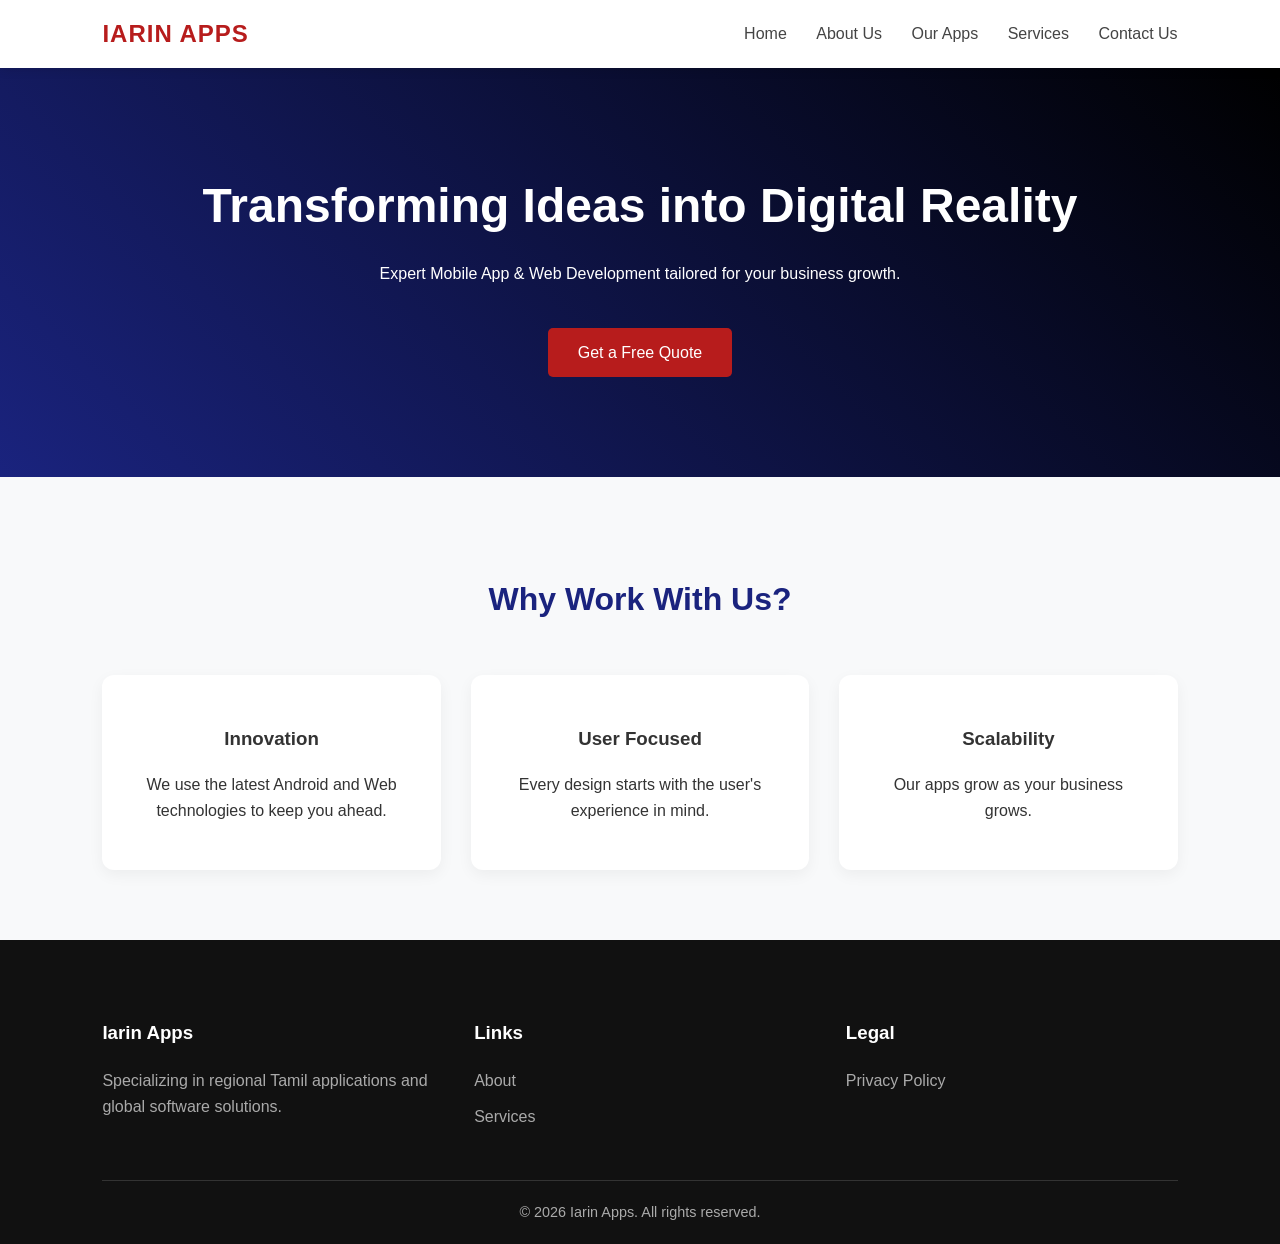
<file: index.html>
<!DOCTYPE html>
<html lang="en">
<head>
    <meta charset="UTF-8">
    <title>Iarin Apps | Web & Mobile Development</title>
    <link rel="stylesheet" href="style.css">
</head>
<body>
    <header>
        <a href="index.html" class="logo">IARIN APPS</a>
        <nav>
            <a href="index.html">Home</a>
            <a href="about.html">About Us</a>
            <a href="apps.html">Our Apps</a>
            <a href="services.html">Services</a>
            <a href="contact.html">Contact Us</a>
        </nav>
    </header>

    <section class="hero">
        <h1>Transforming Ideas into Digital Reality</h1>
        <p>Expert Mobile App & Web Development tailored for your business growth.</p>
        <a href="contact.html" class="btn">Get a Free Quote</a>
    </section>

    <div class="container">
        <h2 class="section-title">Why Work With Us?</h2>
        <div class="grid">
            <div class="card"><h3>Innovation</h3><p>We use the latest Android and Web technologies to keep you ahead.</p></div>
            <div class="card"><h3>User Focused</h3><p>Every design starts with the user's experience in mind.</p></div>
            <div class="card"><h3>Scalability</h3><p>Our apps grow as your business grows.</p></div>
        </div>
    </div>

    <footer>
        <div class="footer-content">
            <div><h3>Iarin Apps</h3><p>Specializing in regional Tamil applications and global software solutions.</p></div>
            <div><h3>Links</h3><a href="about.html">About</a><a href="services.html">Services</a></div>
            <div><h3>Legal</h3><a href="privacy.html">Privacy Policy</a></div>
        </div>
        <div class="copyright">&copy; 2026 Iarin Apps. All rights reserved.</div>
    </footer>
</body>
</html>
</file>
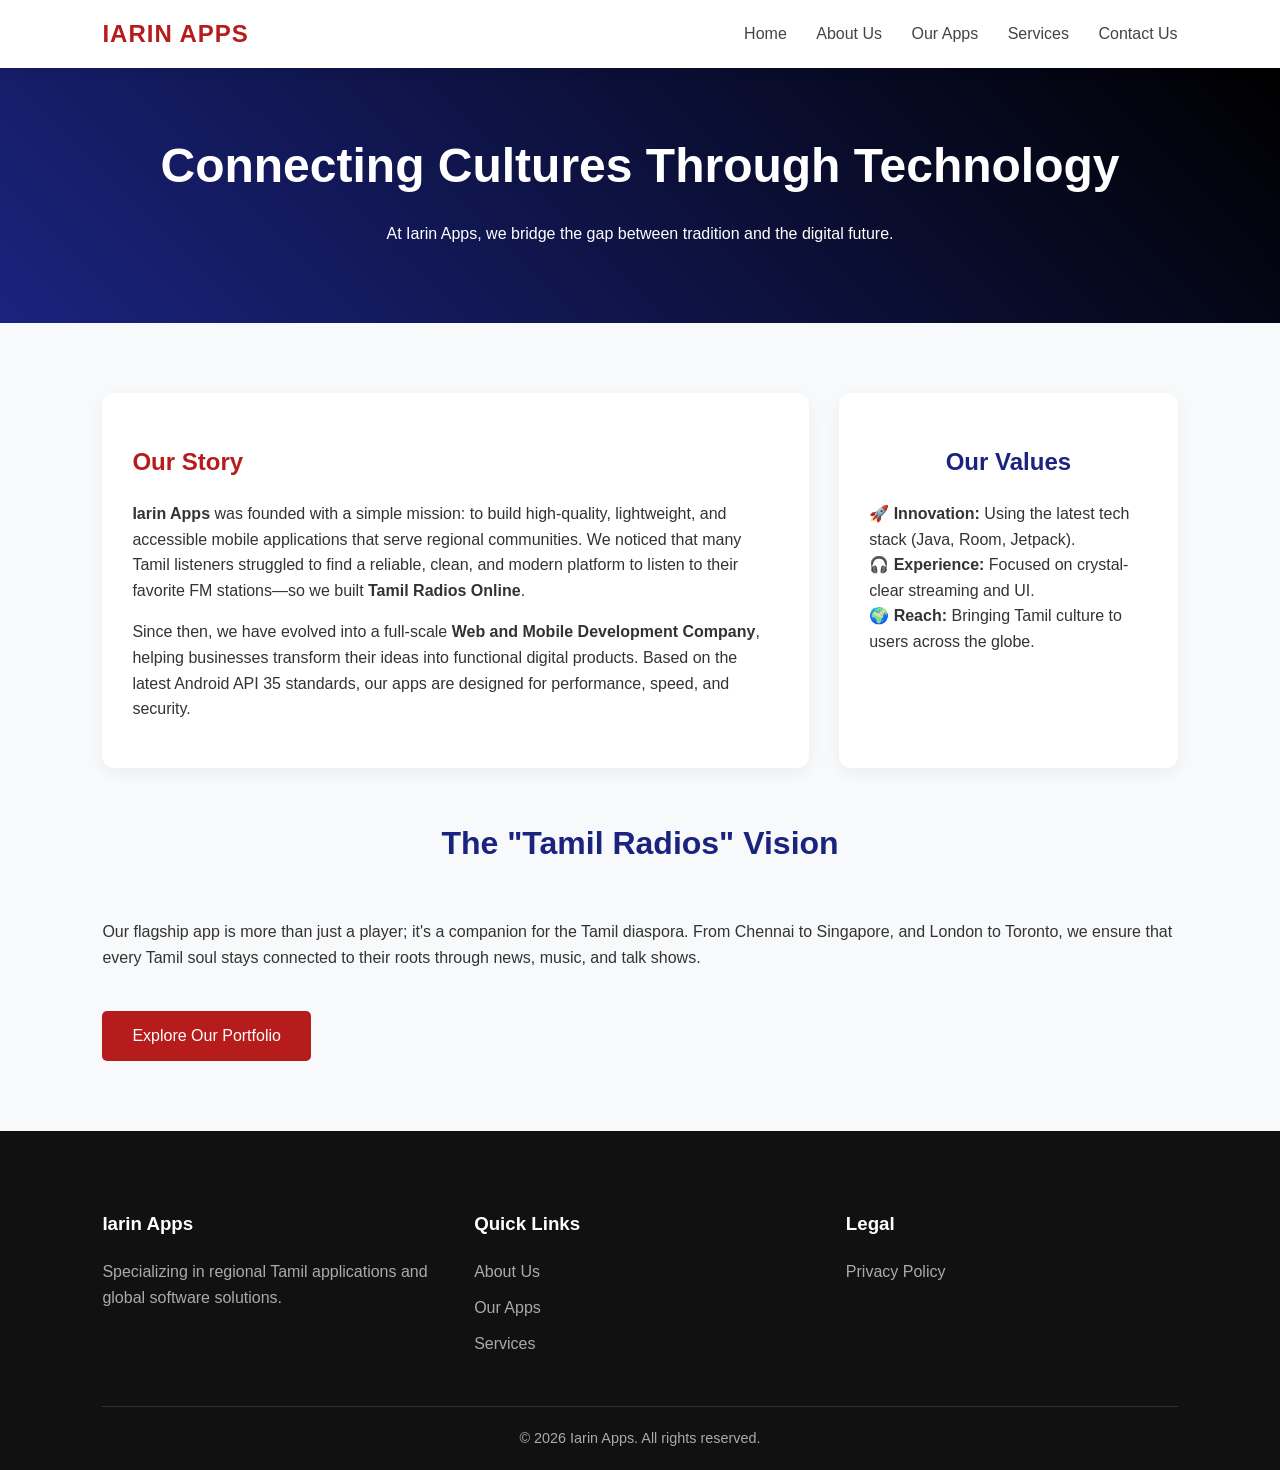
<file: about.html>
<!DOCTYPE html>
<html lang="en">
<head>
    <meta charset="UTF-8">
    <meta name="viewport" content="width=device-width, initial-scale=1.0">
    <title>About Us | Iarin Apps</title>
    <link rel="stylesheet" href="style.css">
</head>
<body>
    <!-- Reusable Header -->
    <header>
        <a href="index.html" class="logo">IARIN APPS</a>
        <nav>
            <a href="index.html">Home</a>
            <a href="about.html">About Us</a>
            <a href="apps.html">Our Apps</a>
            <a href="services.html">Services</a>
            <a href="contact.html">Contact Us</a>
        </nav>
    </header>

    <!-- Hero Section for About Us -->
    <section class="hero" style="padding: 60px 8%;">
        <h1>Connecting Cultures Through Technology</h1>
        <p>At Iarin Apps, we bridge the gap between tradition and the digital future.</p>
    </section>

    <!-- Main Content -->
    <div class="container">
        <div class="grid">
            <div class="card" style="text-align: left; grid-column: span 2;">
                <h2 style="color: var(--primary);">Our Story</h2>
                <p><strong>Iarin Apps</strong> was founded with a simple mission: to build high-quality, lightweight, and accessible mobile applications that serve regional communities. We noticed that many Tamil listeners struggled to find a reliable, clean, and modern platform to listen to their favorite FM stations—so we built <strong>Tamil Radios Online</strong>.</p>
                
                <p>Since then, we have evolved into a full-scale <strong>Web and Mobile Development Company</strong>, helping businesses transform their ideas into functional digital products. Based on the latest Android API 35 standards, our apps are designed for performance, speed, and security.</p>
            </div>

            <div class="card">
                <h2 style="color: var(--dark);">Our Values</h2>
                <ul style="text-align: left; list-style: none; padding: 0;">
                    <li>🚀 <strong>Innovation:</strong> Using the latest tech stack (Java, Room, Jetpack).</li>
                    <li>🎧 <strong>Experience:</strong> Focused on crystal-clear streaming and UI.</li>
                    <li>🌍 <strong>Reach:</strong> Bringing Tamil culture to users across the globe.</li>
                </ul>
            </div>
        </div>

        <div class="section" style="margin-top: 50px;">
            <h2 class="section-title">The "Tamil Radios" Vision</h2>
            <p>Our flagship app is more than just a player; it's a companion for the Tamil diaspora. From Chennai to Singapore, and London to Toronto, we ensure that every Tamil soul stays connected to their roots through news, music, and talk shows.</p>
            <a href="apps.html" class="btn">Explore Our Portfolio</a>
        </div>
    </div>

    <!-- Reusable Footer -->
    <footer>
        <div class="footer-content">
            <div>
                <h3>Iarin Apps</h3>
                <p>Specializing in regional Tamil applications and global software solutions.</p>
            </div>
            <div>
                <h3>Quick Links</h3>
                <a href="about.html">About Us</a>
                <a href="apps.html">Our Apps</a>
                <a href="services.html">Services</a>
            </div>
            <div>
                <h3>Legal</h3>
                <a href="privacy.html">Privacy Policy</a>
            </div>
        </div>
        <div class="copyright">&copy; 2026 Iarin Apps. All rights reserved.</div>
    </footer>
</body>
</html>
</file>
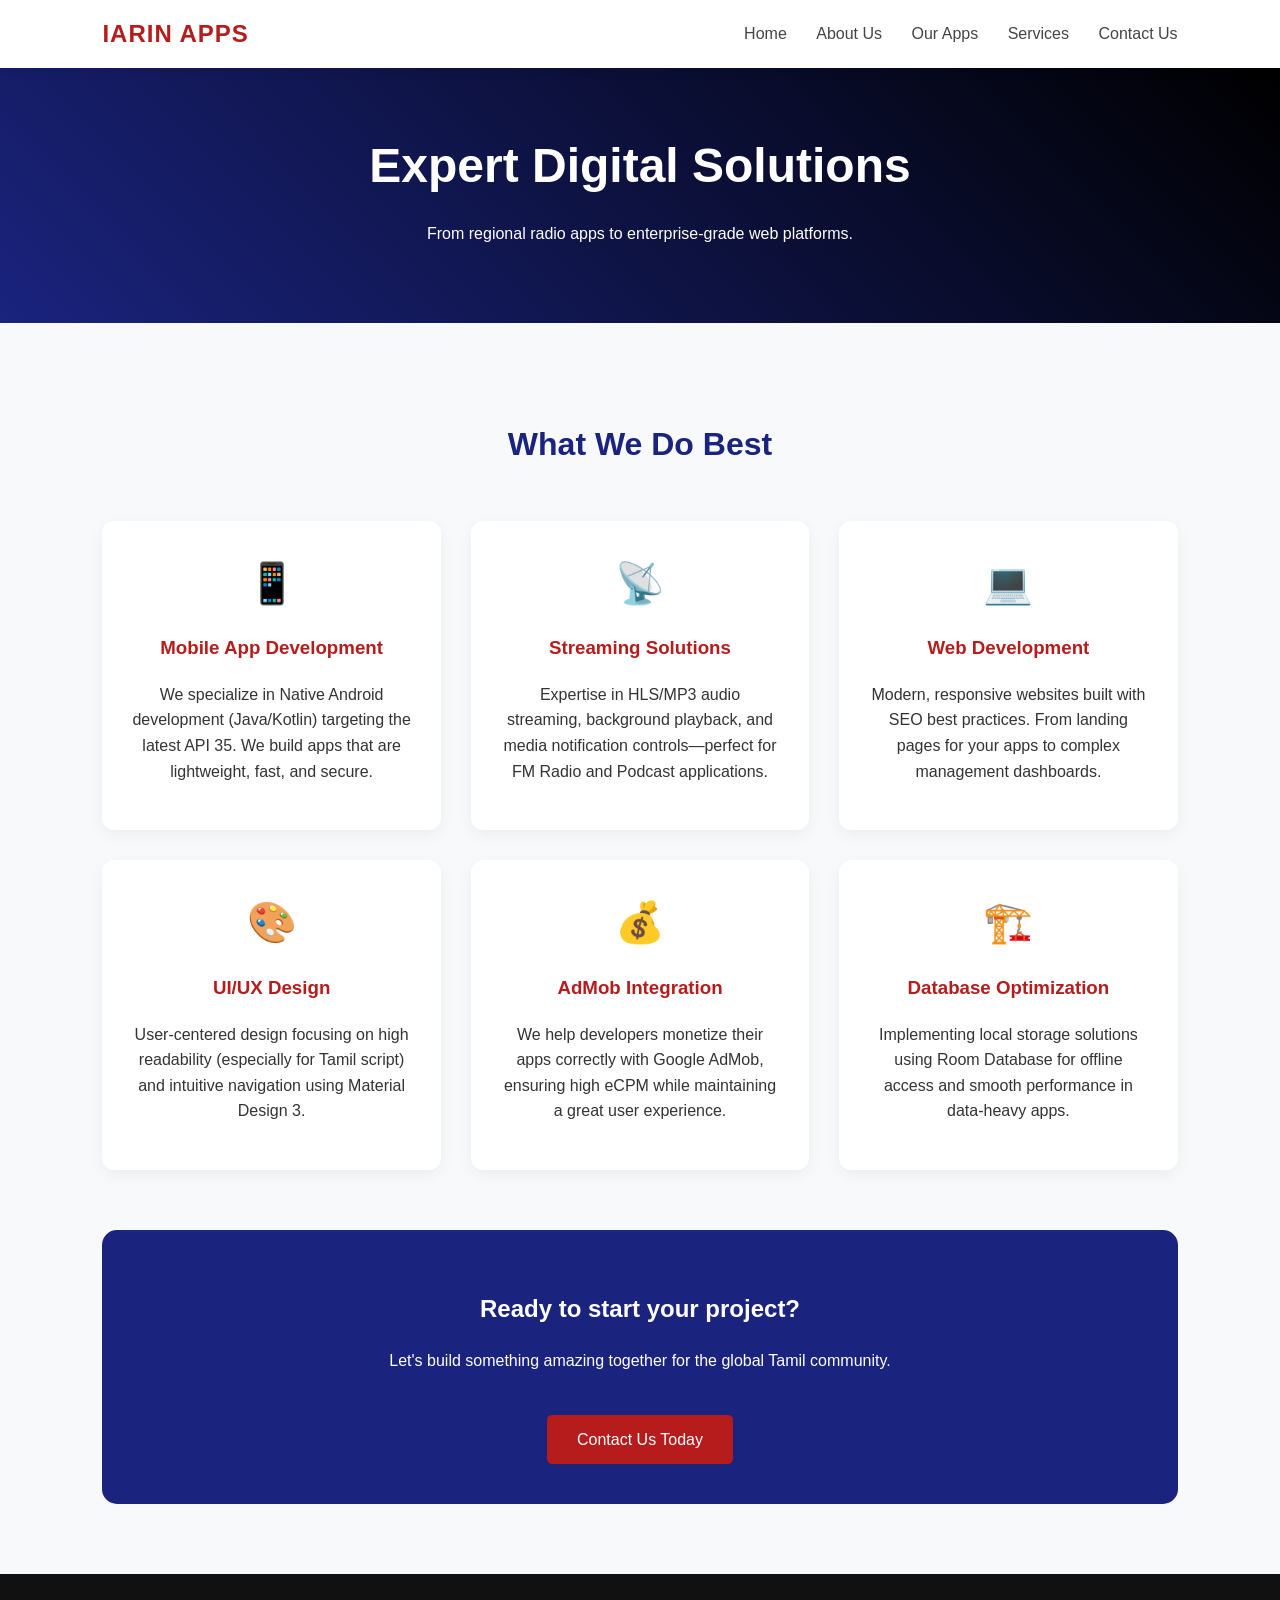
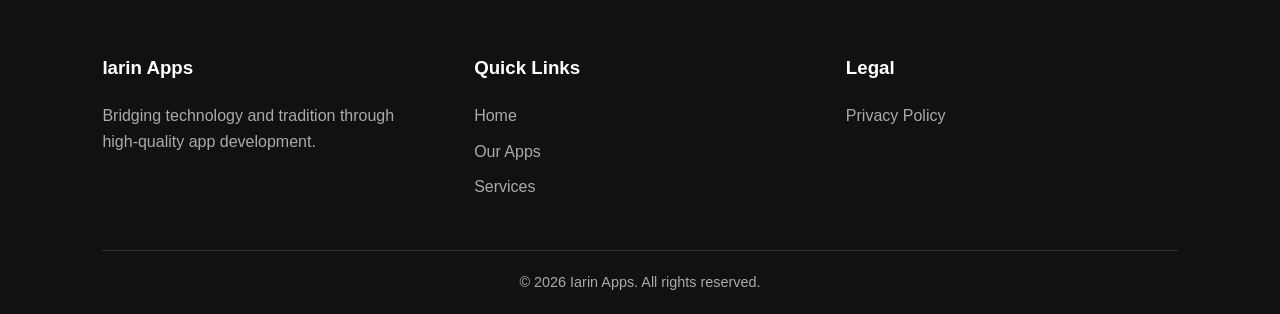
<file: apps.html>
<!DOCTYPE html>
<html lang="en">
<head>
    <meta charset="UTF-8">
    <meta name="viewport" content="width=device-width, initial-scale=1.0">
    <title>Our Services | Iarin Apps</title>
    <link rel="stylesheet" href="style.css">
</head>
<body>
    <!-- Reusable Header -->
    <header>
        <a href="index.html" class="logo">IARIN APPS</a>
        <nav>
            <a href="index.html">Home</a>
            <a href="about.html">About Us</a>
            <a href="apps.html">Our Apps</a>
            <a href="services.html">Services</a>
            <a href="contact.html">Contact Us</a>
        </nav>
    </header>

    <!-- Hero Section -->
    <section class="hero" style="padding: 60px 8%;">
        <h1>Expert Digital Solutions</h1>
        <p>From regional radio apps to enterprise-grade web platforms.</p>
    </section>

    <!-- Main Content -->
    <div class="container">
        <h2 class="section-title">What We Do Best</h2>
        
        <div class="grid">
            <!-- Service 1: Mobile Apps -->
            <div class="card">
                <div style="font-size: 40px; margin-bottom: 15px;">📱</div>
                <h3 style="color: var(--primary);">Mobile App Development</h3>
                <p>We specialize in Native Android development (Java/Kotlin) targeting the latest API 35. We build apps that are lightweight, fast, and secure.</p>
            </div>

            <!-- Service 2: Radio Streaming -->
            <div class="card">
                <div style="font-size: 40px; margin-bottom: 15px;">📡</div>
                <h3 style="color: var(--primary);">Streaming Solutions</h3>
                <p>Expertise in HLS/MP3 audio streaming, background playback, and media notification controls—perfect for FM Radio and Podcast applications.</p>
            </div>

            <!-- Service 3: Web Development -->
            <div class="card">
                <div style="font-size: 40px; margin-bottom: 15px;">💻</div>
                <h3 style="color: var(--primary);">Web Development</h3>
                <p>Modern, responsive websites built with SEO best practices. From landing pages for your apps to complex management dashboards.</p>
            </div>

            <!-- Service 4: UI/UX Design -->
            <div class="card">
                <div style="font-size: 40px; margin-bottom: 15px;">🎨</div>
                <h3 style="color: var(--primary);">UI/UX Design</h3>
                <p>User-centered design focusing on high readability (especially for Tamil script) and intuitive navigation using Material Design 3.</p>
            </div>

            <!-- Service 5: Ads & Monetization -->
            <div class="card">
                <div style="font-size: 40px; margin-bottom: 15px;">💰</div>
                <h3 style="color: var(--primary);">AdMob Integration</h3>
                <p>We help developers monetize their apps correctly with Google AdMob, ensuring high eCPM while maintaining a great user experience.</p>
            </div>

            <!-- Service 6: Database & Backend -->
            <div class="card">
                <div style="font-size: 40px; margin-bottom: 15px;">🏗️</div>
                <h3 style="color: var(--primary);">Database Optimization</h3>
                <p>Implementing local storage solutions using Room Database for offline access and smooth performance in data-heavy apps.</p>
            </div>
        </div>

        <div style="margin-top: 60px; text-align: center; background: var(--dark); color: white; padding: 40px; border-radius: 15px;">
            <h2>Ready to start your project?</h2>
            <p>Let's build something amazing together for the global Tamil community.</p>
            <a href="contact.html" class="btn" style="background: var(--primary);">Contact Us Today</a>
        </div>
    </div>

    <!-- Reusable Footer -->
    <footer>
        <div class="footer-content">
            <div>
                <h3>Iarin Apps</h3>
                <p>Bridging technology and tradition through high-quality app development.</p>
            </div>
            <div>
                <h3>Quick Links</h3>
                <a href="index.html">Home</a>
                <a href="apps.html">Our Apps</a>
                <a href="services.html">Services</a>
            </div>
            <div>
                <h3>Legal</h3>
                <a href="privacy.html">Privacy Policy</a>
            </div>
        </div>
        <div class="copyright">&copy; 2026 Iarin Apps. All rights reserved.</div>
    </footer>
</body>
</html>
</file>
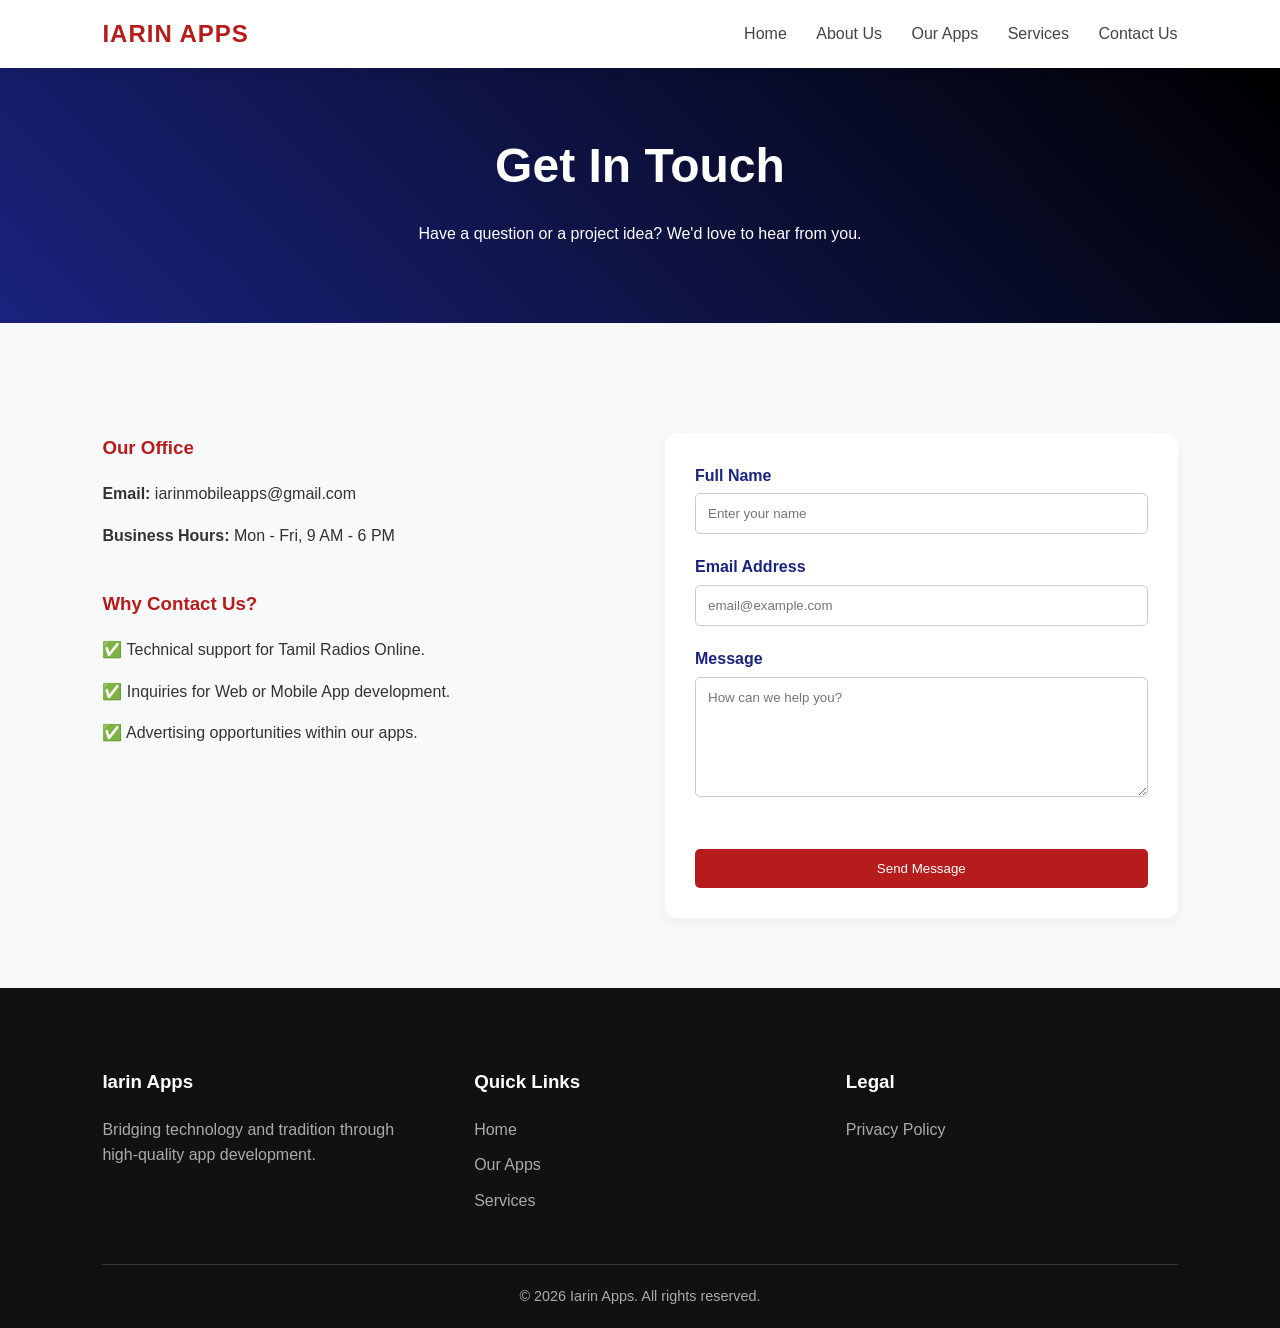
<file: contact.html>
<!DOCTYPE html>
<html lang="en">
<head>
    <meta charset="UTF-8">
    <meta name="viewport" content="width=device-width, initial-scale=1.0">
    <title>Contact Us | Iarin Apps</title>
    <link rel="stylesheet" href="style.css">
    <style>
        .contact-container { display: grid; grid-template-columns: 1fr 1fr; gap: 50px; margin-top: 40px; }
        .contact-info h3 { color: var(--primary); margin-top: 0; }
        .form-group { margin-bottom: 20px; text-align: left; }
        .form-group label { display: block; margin-bottom: 5px; font-weight: 600; color: var(--dark); }
        .form-group input, .form-group textarea { 
            width: 100%; padding: 12px; border: 1px solid #ccc; border-radius: 5px; 
            font-family: inherit; box-sizing: border-box;
        }
        .form-group textarea { height: 120px; resize: vertical; }
        @media (max-width: 768px) { .contact-container { grid-template-columns: 1fr; } }
    </style>
</head>
<body>
    <!-- Reusable Header -->
    <header>
        <a href="index.html" class="logo">IARIN APPS</a>
        <nav>
            <a href="index.html">Home</a>
            <a href="about.html">About Us</a>
            <a href="apps.html">Our Apps</a>
            <a href="services.html">Services</a>
            <a href="contact.html">Contact Us</a>
        </nav>
    </header>

    <!-- Hero Section -->
    <section class="hero" style="padding: 60px 8%;">
        <h1>Get In Touch</h1>
        <p>Have a question or a project idea? We'd love to hear from you.</p>
    </section>

    <div class="container">
        <div class="contact-container">
            <!-- Left Side: Contact Info -->
            <div class="contact-info" style="text-align: left;">
                <h3>Our Office</h3>
                <p><strong>Email:</strong> iarinmobileapps@gmail.com</p>
                <p><strong>Business Hours:</strong> Mon - Fri, 9 AM - 6 PM</p>
                
                <h3 style="margin-top: 40px;">Why Contact Us?</h3>
                <p>✅ Technical support for Tamil Radios Online.</p>
                <p>✅ Inquiries for Web or Mobile App development.</p>
                <p>✅ Advertising opportunities within our apps.</p>
            </div>

            <!-- Right Side: Contact Form -->
            <div class="card">
                <form action="#">
                    <div class="form-group">
                        <label>Full Name</label>
                        <input type="text" placeholder="Enter your name" required>
                    </div>
                    <div class="form-group">
                        <label>Email Address</label>
                        <input type="email" placeholder="email@example.com" required>
                    </div>
                    <div class="form-group">
                        <label>Message</label>
                        <textarea placeholder="How can we help you?"></textarea>
                    </div>
                    <button type="submit" class="btn" style="width: 100%; border: none; cursor: pointer;">Send Message</button>
                </form>
            </div>
        </div>
    </div>

    <!-- Reusable Footer -->
    <footer>
        <div class="footer-content">
            <div>
                <h3>Iarin Apps</h3>
                <p>Bridging technology and tradition through high-quality app development.</p>
            </div>
            <div>
                <h3>Quick Links</h3>
                <a href="index.html">Home</a>
                <a href="apps.html">Our Apps</a>
                <a href="services.html">Services</a>
            </div>
            <div>
                <h3>Legal</h3>
                <a href="privacy.html">Privacy Policy</a>
            </div>
        </div>
        <div class="copyright">&copy; 2026 Iarin Apps. All rights reserved.</div>
    </footer>
</body>
</html>
</file>
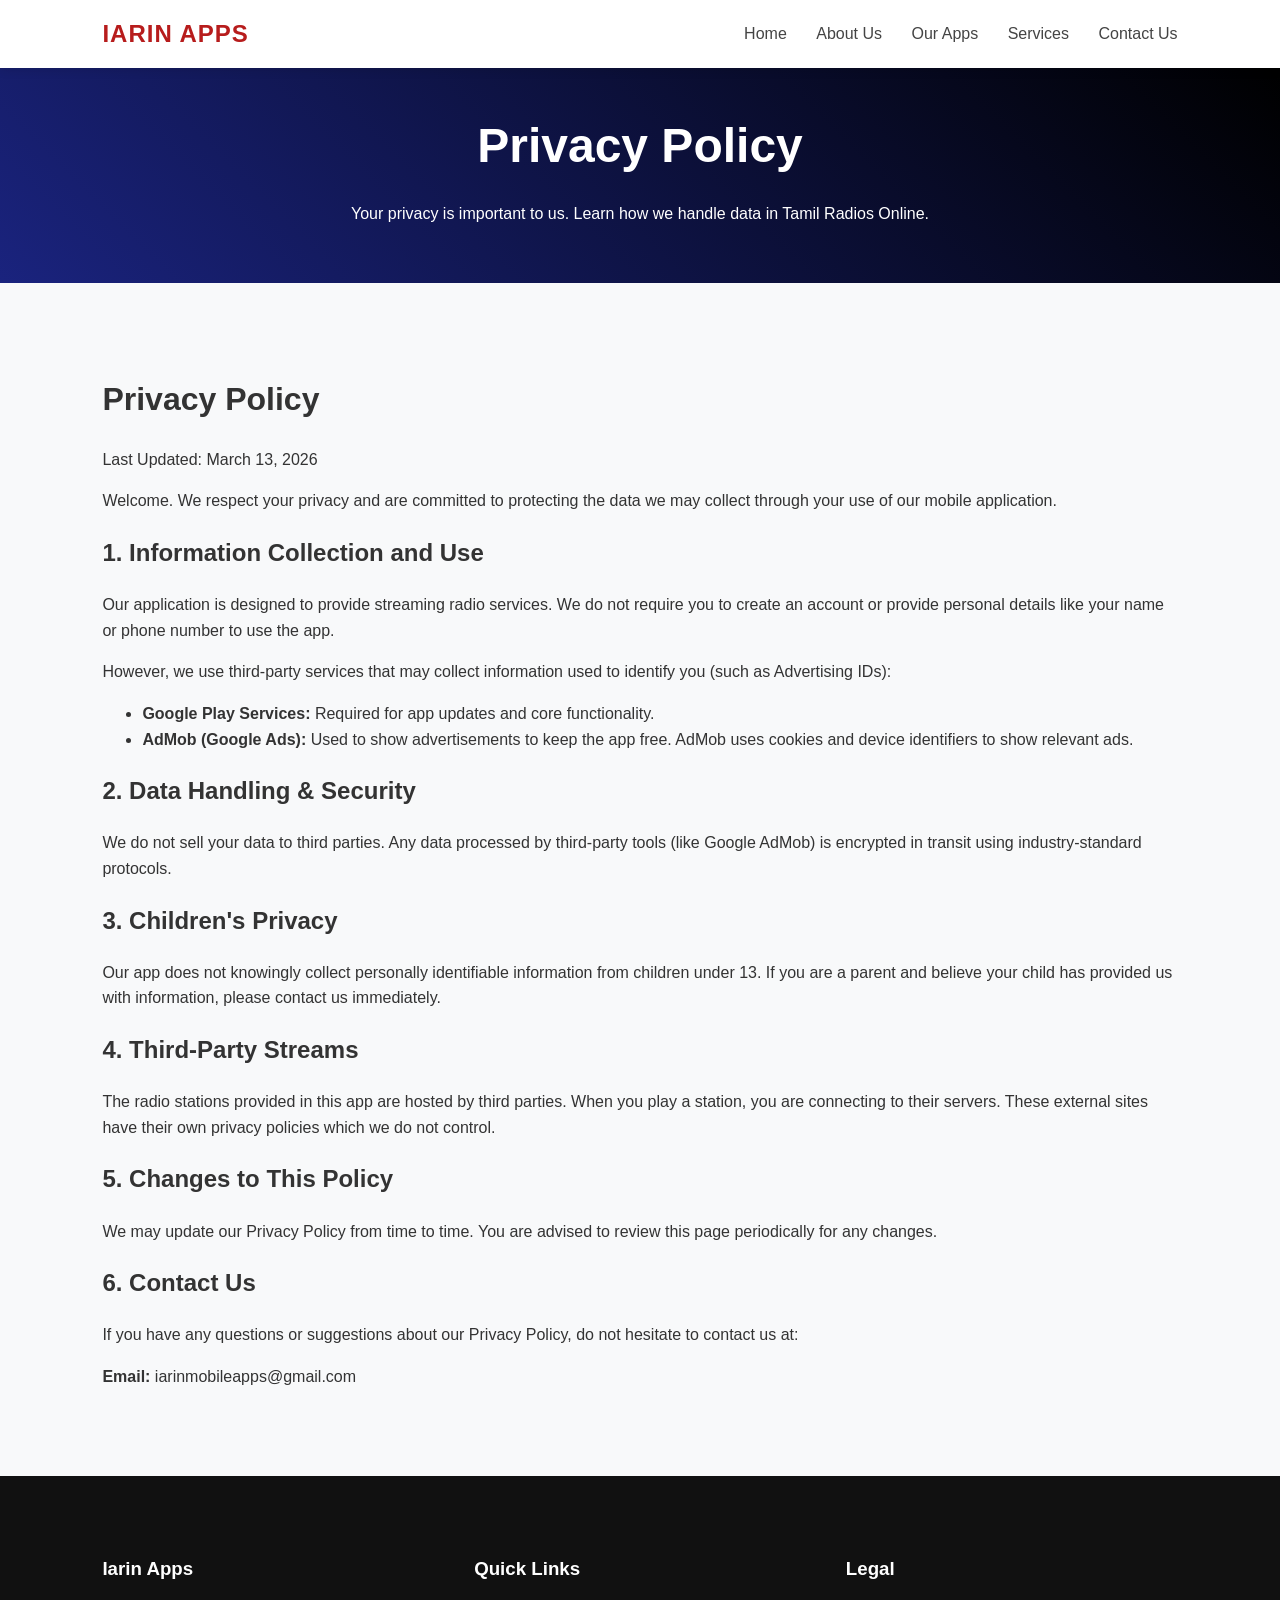
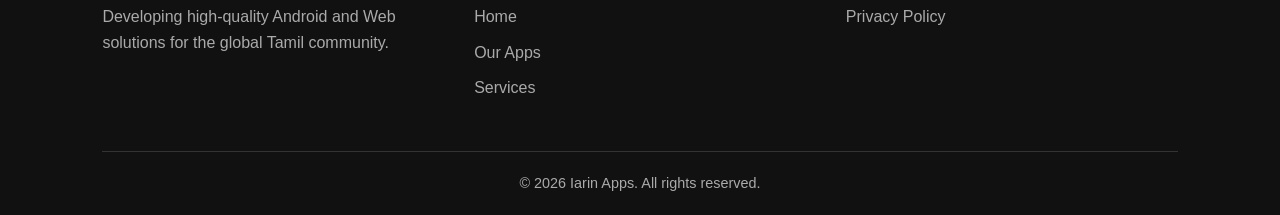
<file: privacy-policy.html>
<!DOCTYPE html>
<html lang="en">
<head>
    <meta charset="UTF-8">
    <meta name="viewport" content="width=device-width, initial-scale=1.0">
    <title>Privacy Policy | Tamil Radios</title>
    <link rel="stylesheet" href="style.css">
    <style>
        .policy-content { text-align: left; max-width: 900px; margin: 0 auto; line-height: 1.8; }
        .policy-content h2 { color: var(--dark); margin-top: 40px; border-left: 4px solid var(--primary); padding-left: 15px; }
        .policy-content p, .policy-content li { color: #555; }
        .highlight-box { background: #f1f3f9; padding: 20px; border-radius: 10px; margin: 20px 0; border: 1px solid #dce1eb; }
    </style>
</head>
<body>
    <!-- Reusable Header -->
    <header>
        <a href="index.html" class="logo">IARIN APPS</a>
        <nav>
            <a href="index.html">Home</a>
            <a href="about.html">About Us</a>
            <a href="apps.html">Our Apps</a>
            <a href="services.html">Services</a>
            <a href="contact.html">Contact Us</a>
        </nav>
    </header>

    <!-- Hero Section -->
    <section class="hero" style="padding: 40px 8%;">
        <h1>Privacy Policy</h1>
        <p>Your privacy is important to us. Learn how we handle data in Tamil Radios Online.</p>
    </section>

    <div class="container">
    <h1>Privacy Policy</h1>
    <p class="date">Last Updated: March 13, 2026</p>

    <p>Welcome. We respect your privacy and are committed to protecting the data we may collect through your use of our mobile application.</p>

    <h2>1. Information Collection and Use</h2>
    <p>Our application is designed to provide streaming radio services. We do not require you to create an account or provide personal details like your name or phone number to use the app.</p>
    
    <p>However, we use third-party services that may collect information used to identify you (such as Advertising IDs):</p>
    <ul>
        <li><strong>Google Play Services:</strong> Required for app updates and core functionality.</li>
        <li><strong>AdMob (Google Ads):</strong> Used to show advertisements to keep the app free. AdMob uses cookies and device identifiers to show relevant ads.</li>
    </ul>

    <h2>2. Data Handling & Security</h2>
    <p>We do not sell your data to third parties. Any data processed by third-party tools (like Google AdMob) is encrypted in transit using industry-standard protocols.</p>

    <h2>3. Children's Privacy</h2>
    <p>Our app does not knowingly collect personally identifiable information from children under 13. If you are a parent and believe your child has provided us with information, please contact us immediately.</p>

    <h2>4. Third-Party Streams</h2>
    <p>The radio stations provided in this app are hosted by third parties. When you play a station, you are connecting to their servers. These external sites have their own privacy policies which we do not control.</p>

    <h2>5. Changes to This Policy</h2>
    <p>We may update our Privacy Policy from time to time. You are advised to review this page periodically for any changes.</p>

    <h2>6. Contact Us</h2>
    <div class="contact-box">
        <p>If you have any questions or suggestions about our Privacy Policy, do not hesitate to contact us at:</p>
        <p><strong>Email:</strong> iarinmobileapps@gmail.com</p>
    </div>
</div>

    <!-- Reusable Footer -->
    <footer>
        <div class="footer-content">
            <div>
                <h3>Iarin Apps</h3>
                <p>Developing high-quality Android and Web solutions for the global Tamil community.</p>
            </div>
            <div>
                <h3>Quick Links</h3>
                <a href="index.html">Home</a>
                <a href="apps.html">Our Apps</a>
                <a href="services.html">Services</a>
            </div>
            <div>
                <h3>Legal</h3>
                <a href="privacy.html">Privacy Policy</a>
            </div>
        </div>
        <div class="copyright">&copy; 2026 Iarin Apps. All rights reserved.</div>
    </footer>
</body>
</html>
</file>
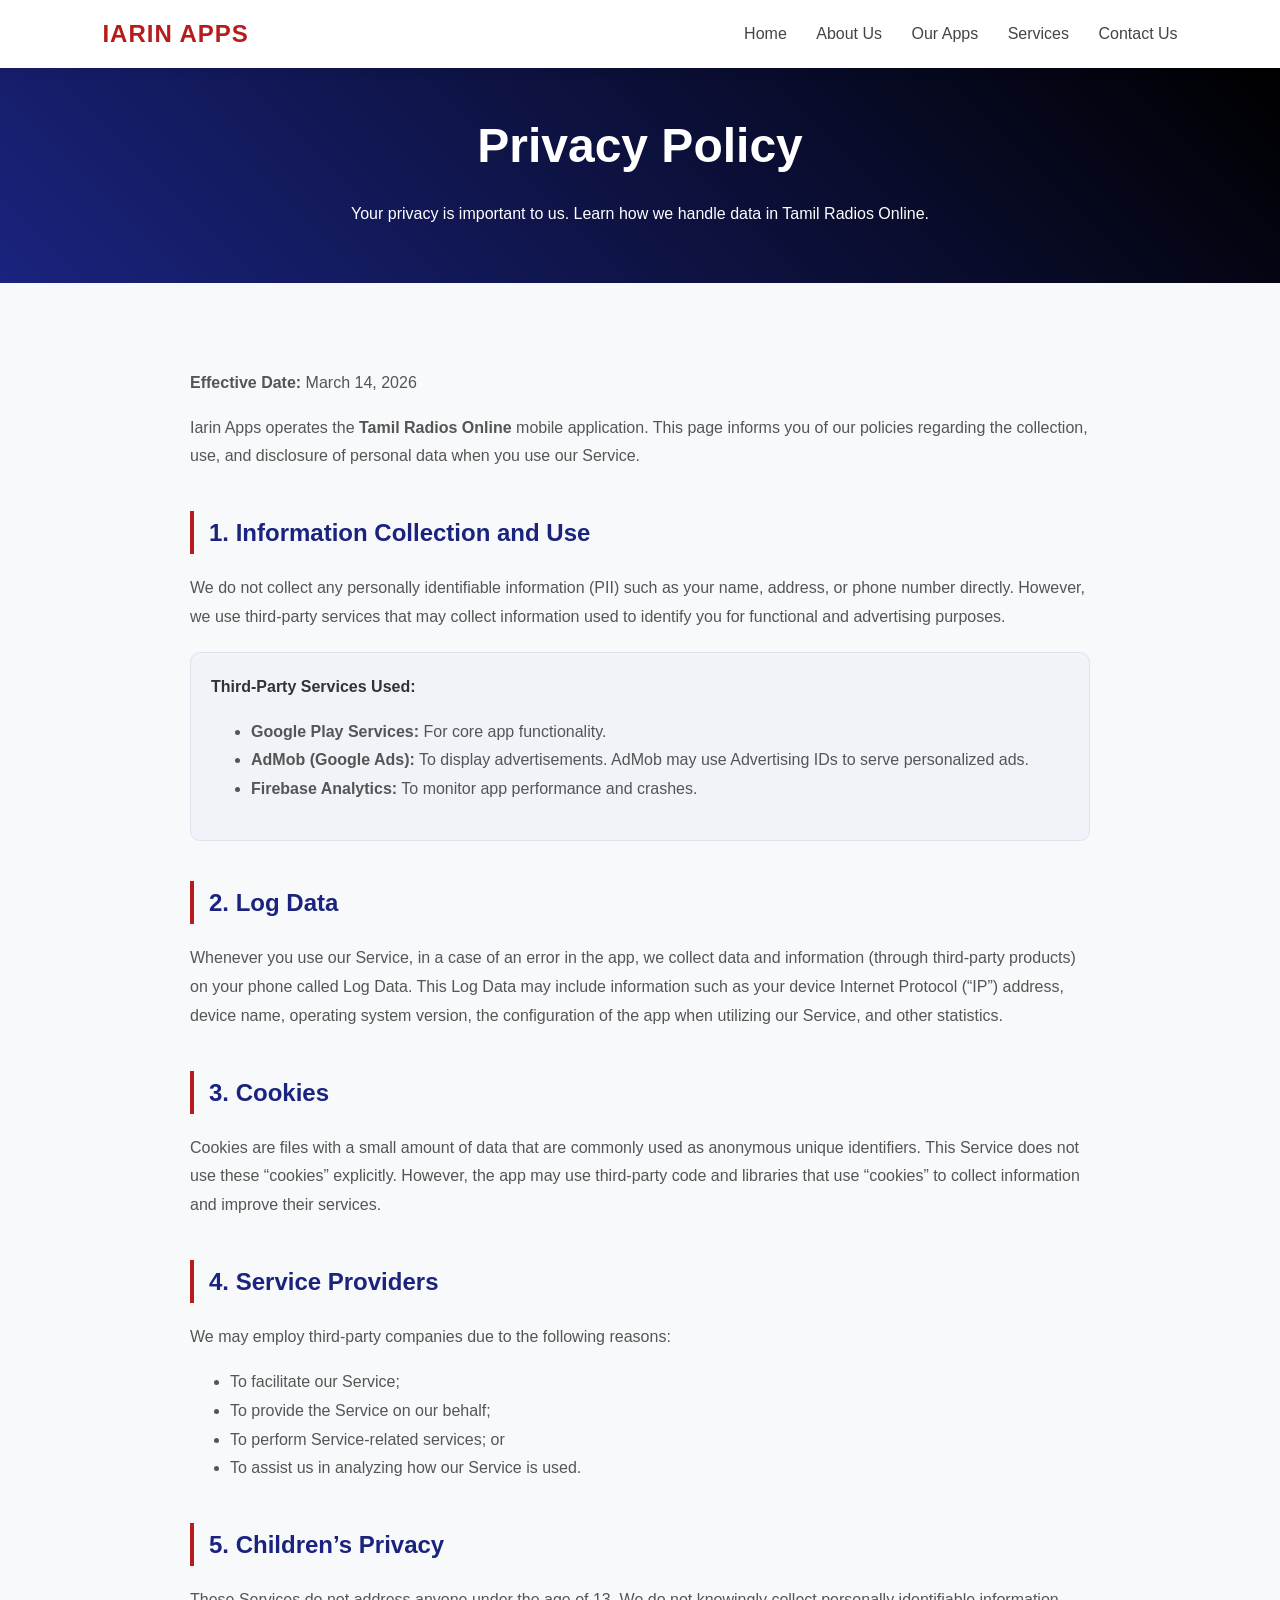
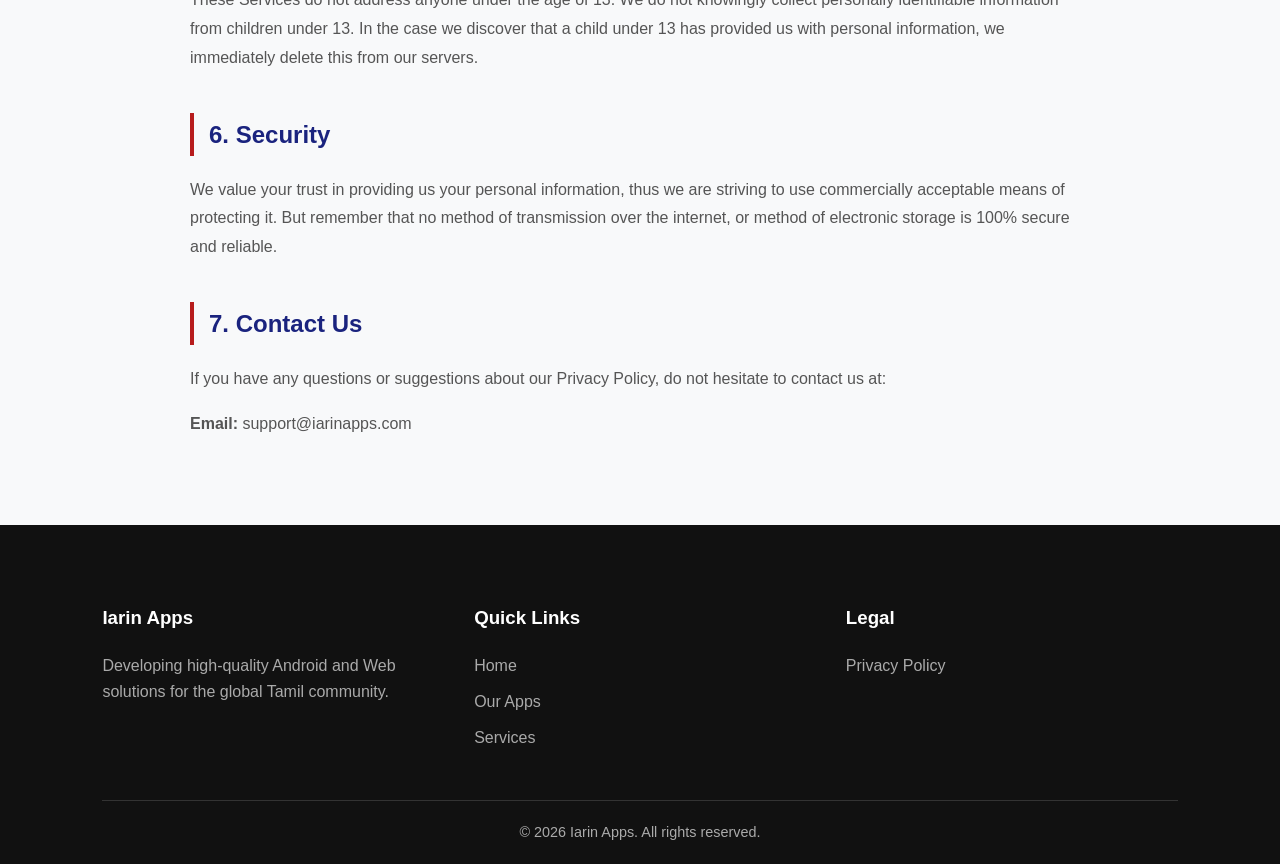
<file: privacy.html>
<!DOCTYPE html>
<html lang="en">
<head>
    <meta charset="UTF-8">
    <meta name="viewport" content="width=device-width, initial-scale=1.0">
    <title>Iarin Apps | Privacy Policy</title>
    <link rel="stylesheet" href="style.css">
    <style>
        .policy-content { text-align: left; max-width: 900px; margin: 0 auto; line-height: 1.8; }
        .policy-content h2 { color: var(--dark); margin-top: 40px; border-left: 4px solid var(--primary); padding-left: 15px; }
        .policy-content p, .policy-content li { color: #555; }
        .highlight-box { background: #f1f3f9; padding: 20px; border-radius: 10px; margin: 20px 0; border: 1px solid #dce1eb; }
    </style>
</head>
<body>
    <!-- Reusable Header -->
    <header>
        <a href="index.html" class="logo">IARIN APPS</a>
        <nav>
            <a href="index.html">Home</a>
            <a href="about.html">About Us</a>
            <a href="apps.html">Our Apps</a>
            <a href="services.html">Services</a>
            <a href="contact.html">Contact Us</a>
        </nav>
    </header>

    <!-- Hero Section -->
    <section class="hero" style="padding: 40px 8%;">
        <h1>Privacy Policy</h1>
        <p>Your privacy is important to us. Learn how we handle data in Tamil Radios Online.</p>
    </section>

    <div class="container policy-content">
        <p class="date"><strong>Effective Date:</strong> March 14, 2026</p>

        <p>Iarin Apps operates the <strong>Tamil Radios Online</strong> mobile application. This page informs you of our policies regarding the collection, use, and disclosure of personal data when you use our Service.</p>

        <h2>1. Information Collection and Use</h2>
        <p>We do not collect any personally identifiable information (PII) such as your name, address, or phone number directly. However, we use third-party services that may collect information used to identify you for functional and advertising purposes.</p>
        
        <div class="highlight-box">
            <strong>Third-Party Services Used:</strong>
            <ul>
                <li><strong>Google Play Services:</strong> For core app functionality.</li>
                <li><strong>AdMob (Google Ads):</strong> To display advertisements. AdMob may use Advertising IDs to serve personalized ads.</li>
                <li><strong>Firebase Analytics:</strong> To monitor app performance and crashes.</li>
            </ul>
        </div>

        <h2>2. Log Data</h2>
        <p>Whenever you use our Service, in a case of an error in the app, we collect data and information (through third-party products) on your phone called Log Data. This Log Data may include information such as your device Internet Protocol (“IP”) address, device name, operating system version, the configuration of the app when utilizing our Service, and other statistics.</p>

        <h2>3. Cookies</h2>
        <p>Cookies are files with a small amount of data that are commonly used as anonymous unique identifiers. This Service does not use these “cookies” explicitly. However, the app may use third-party code and libraries that use “cookies” to collect information and improve their services.</p>

        <h2>4. Service Providers</h2>
        <p>We may employ third-party companies due to the following reasons:</p>
        <ul>
            <li>To facilitate our Service;</li>
            <li>To provide the Service on our behalf;</li>
            <li>To perform Service-related services; or</li>
            <li>To assist us in analyzing how our Service is used.</li>
        </ul>

        <h2>5. Children’s Privacy</h2>
        <p>These Services do not address anyone under the age of 13. We do not knowingly collect personally identifiable information from children under 13. In the case we discover that a child under 13 has provided us with personal information, we immediately delete this from our servers.</p>

        <h2>6. Security</h2>
        <p>We value your trust in providing us your personal information, thus we are striving to use commercially acceptable means of protecting it. But remember that no method of transmission over the internet, or method of electronic storage is 100% secure and reliable.</p>

        <h2>7. Contact Us</h2>
        <p>If you have any questions or suggestions about our Privacy Policy, do not hesitate to contact us at:</p>
        <p><strong>Email:</strong> support@iarinapps.com</p>
    </div>

    <!-- Reusable Footer -->
    <footer>
        <div class="footer-content">
            <div>
                <h3>Iarin Apps</h3>
                <p>Developing high-quality Android and Web solutions for the global Tamil community.</p>
            </div>
            <div>
                <h3>Quick Links</h3>
                <a href="index.html">Home</a>
                <a href="apps.html">Our Apps</a>
                <a href="services.html">Services</a>
            </div>
            <div>
                <h3>Legal</h3>
                <a href="privacy.html">Privacy Policy</a>
            </div>
        </div>
        <div class="copyright">&copy; 2026 Iarin Apps. All rights reserved.</div>
    </footer>
</body>
</html>
</file>
<file: style.css>
/* style.css */
:root {
    --primary: #b71c1c; /* Elegant Red */
    --dark: #1a237e;    /* Professional Indigo */
    --accent: #ffd600;  /* Gold for CTAs */
    --bg: #f8f9fa;
}

body { font-family: 'Segoe UI', Arial, sans-serif; margin: 0; background-color: var(--bg); color: #333; line-height: 1.6; }

/* Reusable Header */
header {
    background: #fff;
    padding: 15px 8%;
    display: flex;
    justify-content: space-between;
    align-items: center;
    box-shadow: 0 2px 10px rgba(0,0,0,0.1);
    position: sticky; top: 0; z-index: 1000;
}
.logo { font-size: 24px; font-weight: bold; color: var(--primary); text-decoration: none; letter-spacing: 1px; }
nav a { text-decoration: none; color: #444; margin-left: 25px; font-weight: 500; transition: 0.3s; }
nav a:hover { color: var(--primary); }

/* Hero Section */
.hero {
    background: linear-gradient(45deg, var(--dark), #000);
    color: white; padding: 100px 8%; text-align: center;
}
.hero h1 { font-size: 3rem; margin: 0; }
.btn { background: var(--primary); color: white; padding: 12px 30px; text-decoration: none; border-radius: 5px; display: inline-block; margin-top: 25px; transition: 0.3s; }
.btn:hover { background: #d32f2f; transform: scale(1.05); }

/* Sections */
.container { padding: 70px 8%; }
.section-title { text-align: center; margin-bottom: 50px; font-size: 2rem; color: var(--dark); }

/* Grid Layouts */
.grid { display: grid; grid-template-columns: repeat(auto-fit, minmax(280px, 1fr)); gap: 30px; }
.card { background: white; padding: 30px; border-radius: 12px; box-shadow: 0 5px 15px rgba(0,0,0,0.05); text-align: center; }

/* Footer */
footer { background: #111; color: #aaa; padding: 60px 8% 20px; }
.footer-content { display: grid; grid-template-columns: repeat(auto-fit, minmax(200px, 1fr)); gap: 40px; margin-bottom: 40px; }
.footer-content h3 { color: white; margin-bottom: 20px; }
.footer-content a { color: #aaa; text-decoration: none; display: block; margin-bottom: 10px; }
.copyright { text-align: center; border-top: 1px solid #333; padding-top: 20px; font-size: 0.9rem; }
</file>
